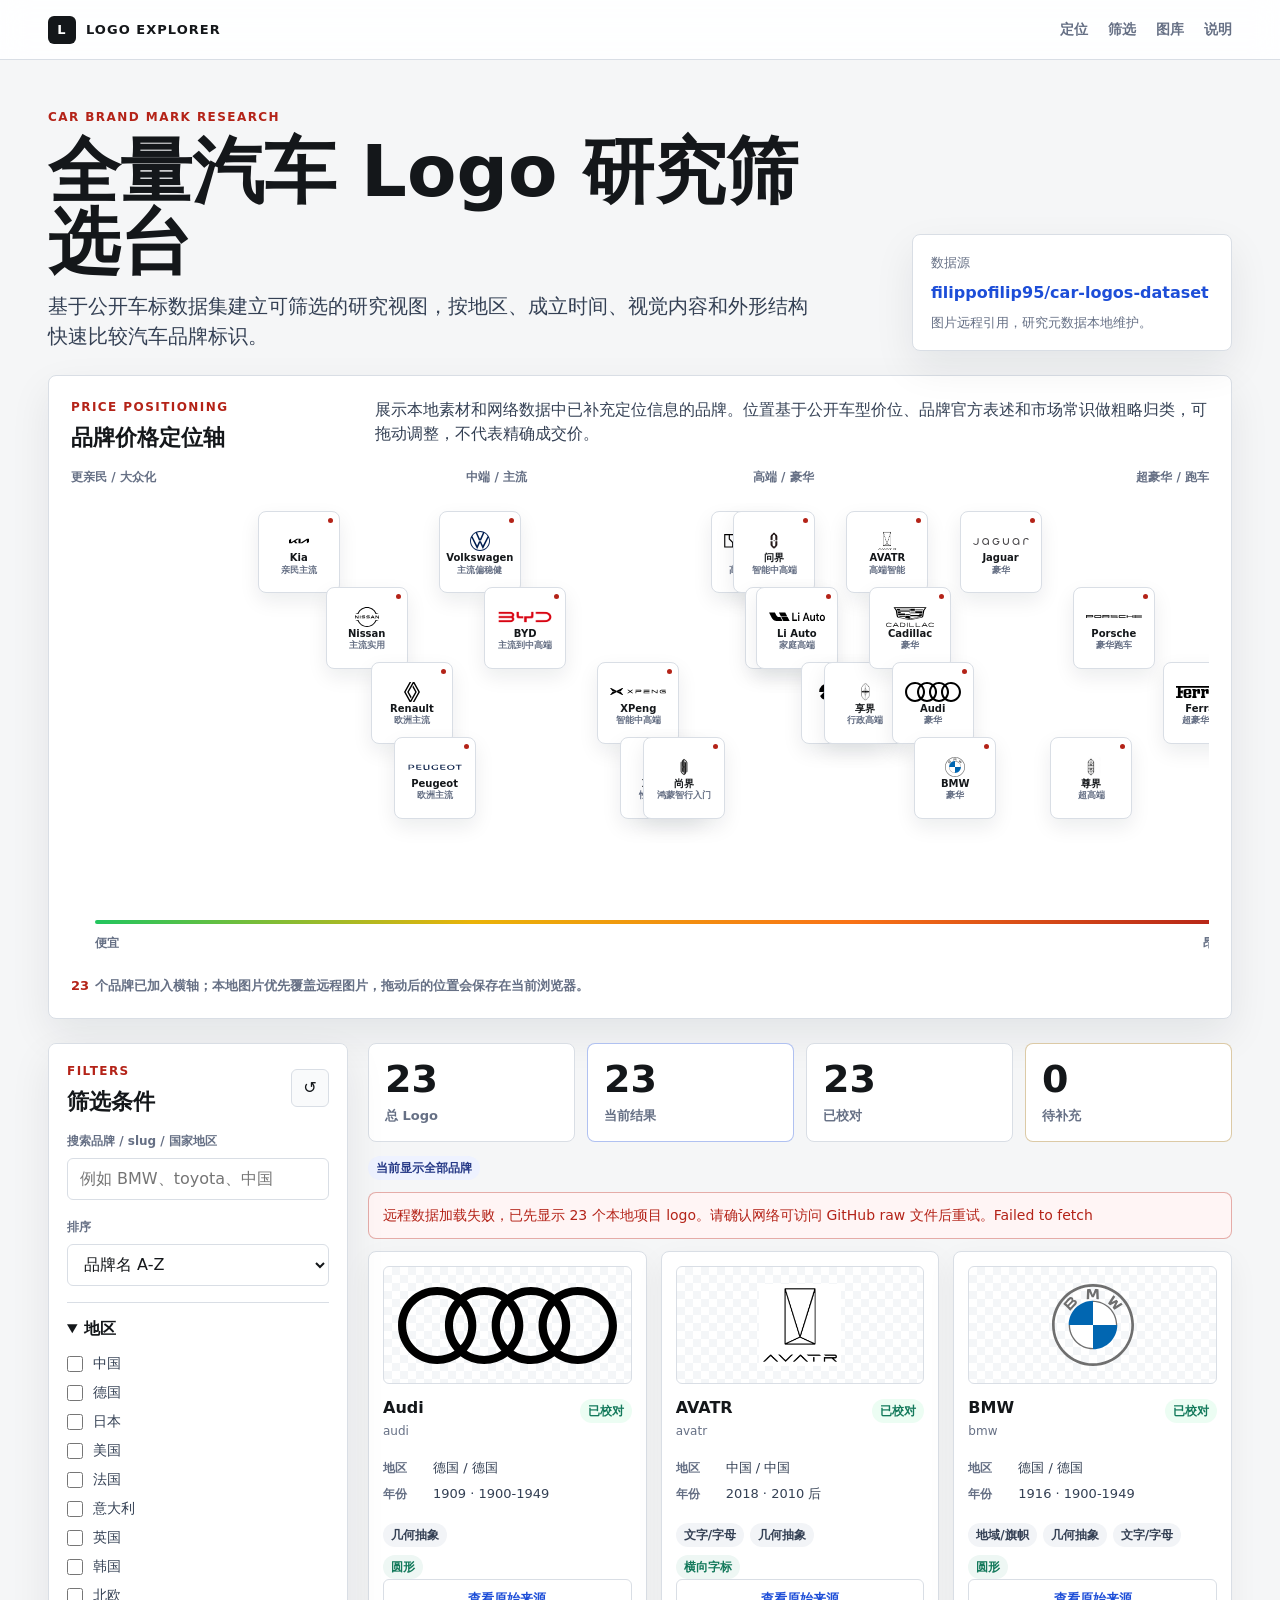
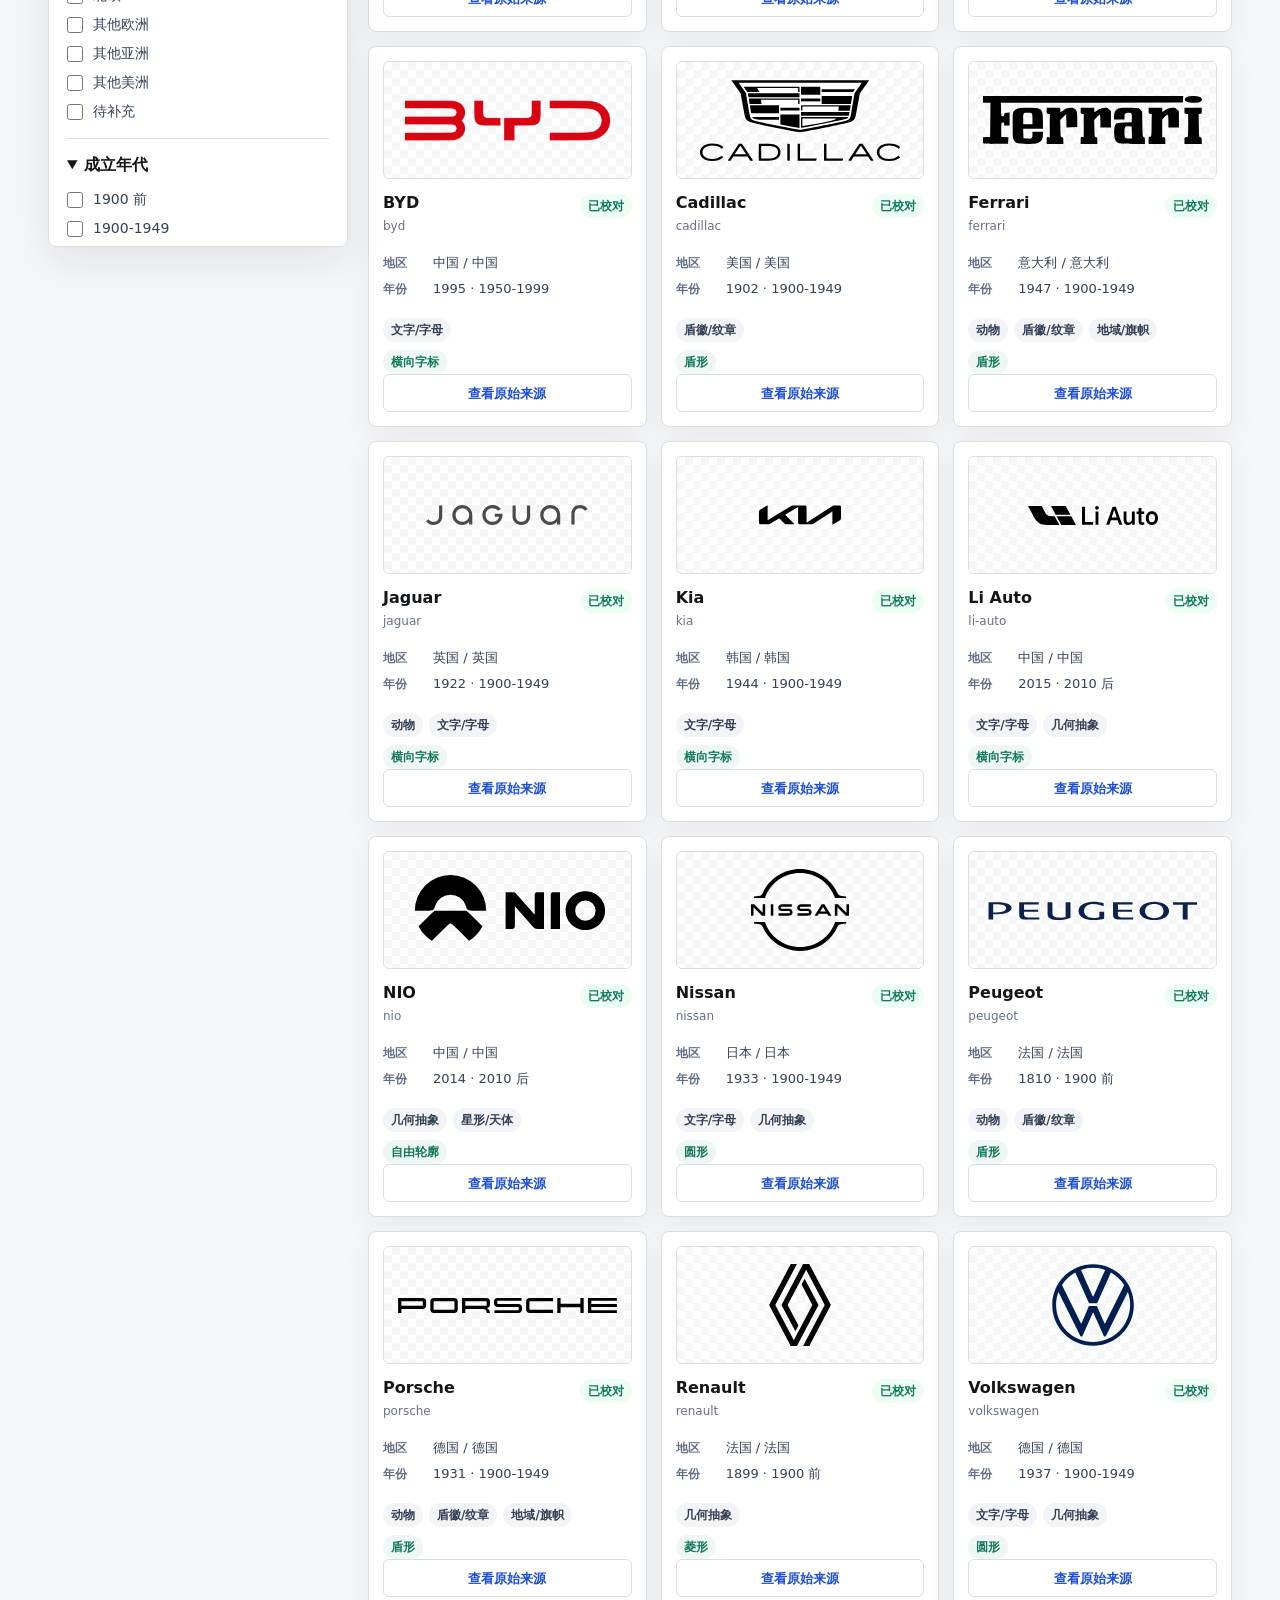
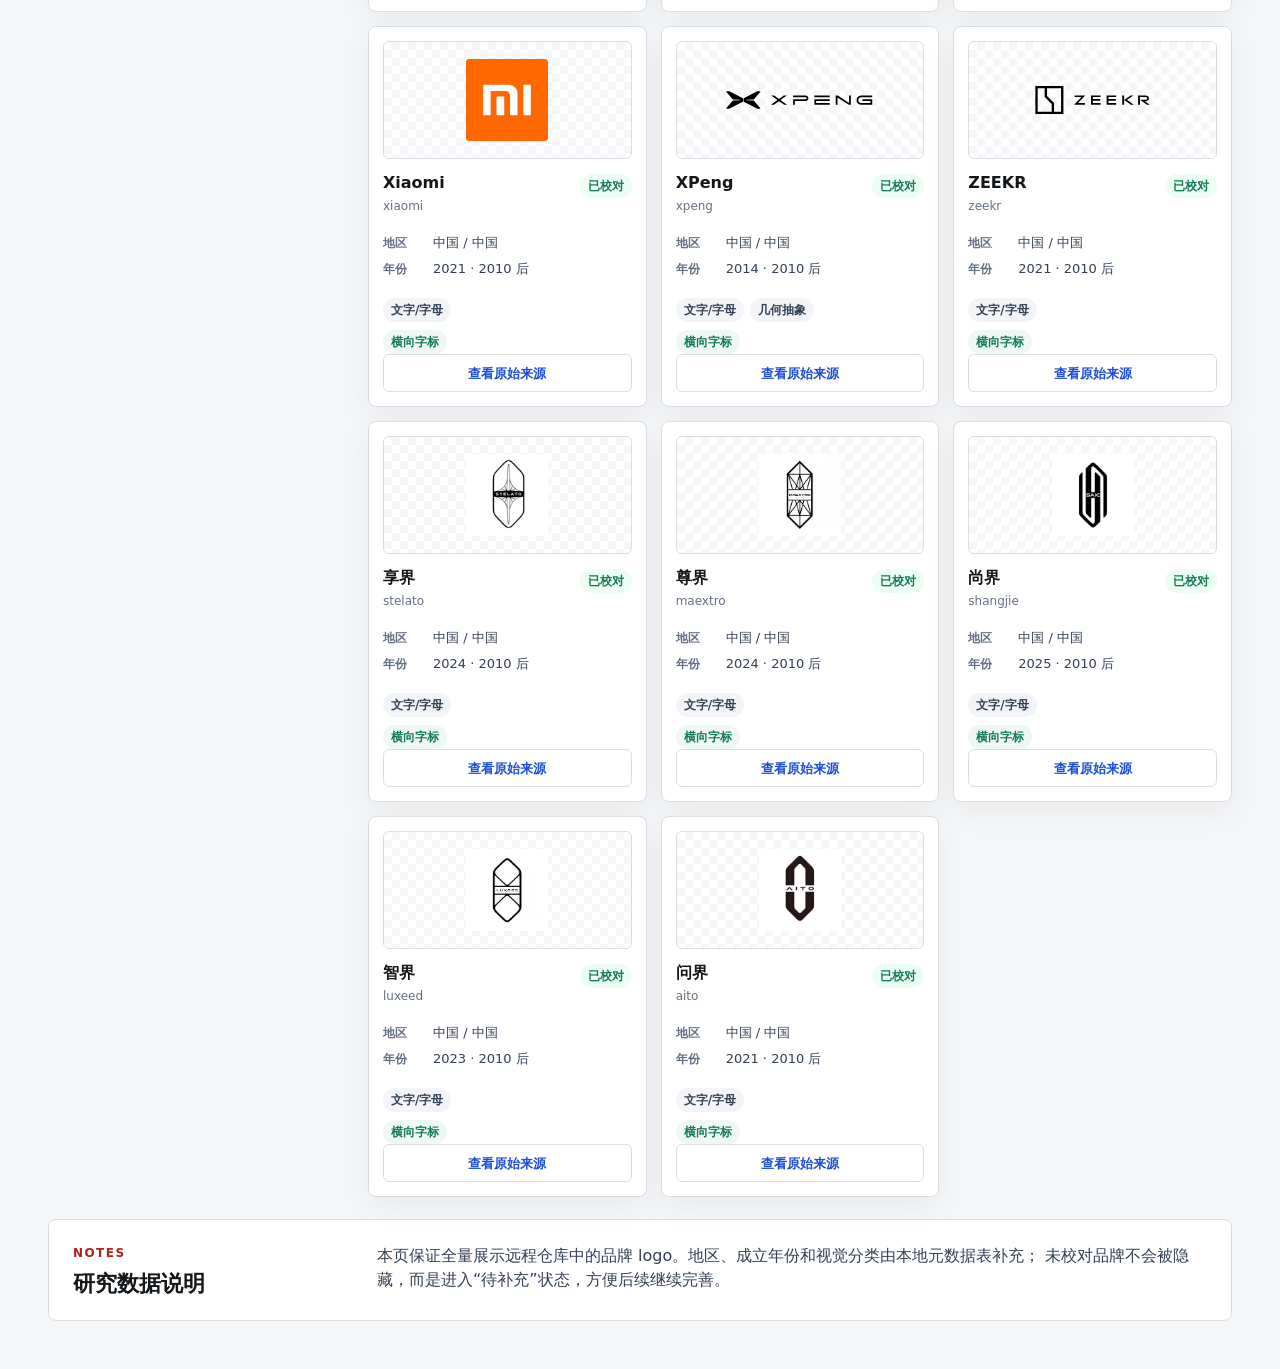
<file: docs/index.html>
<!doctype html>
<html lang="zh-CN">
  <head>
    <meta charset="utf-8" />
    <meta name="viewport" content="width=device-width, initial-scale=1" />
    <title>全量汽车 Logo 研究筛选台</title>
    <link rel="stylesheet" href="./styles.css" />
  </head>
  <body>
    <header class="topbar">
      <a class="brand" href="#top" aria-label="返回顶部">
        <span class="brand-symbol">L</span>
        <span>Logo Explorer</span>
      </a>
      <nav class="topnav" aria-label="页面导航">
        <a href="#positioning">定位</a>
        <a href="#filters">筛选</a>
        <a href="#grid">图库</a>
        <a href="#notes">说明</a>
      </nav>
    </header>

    <main id="top" class="page-shell">
      <section class="hero">
        <div>
          <p class="eyebrow">Car Brand Mark Research</p>
          <h1>全量汽车 Logo 研究筛选台</h1>
          <p class="lead">
            基于公开车标数据集建立可筛选的研究视图，按地区、成立时间、视觉内容和外形结构快速比较汽车品牌标识。
          </p>
        </div>
        <div class="source-panel" aria-label="数据来源">
          <p>数据源</p>
          <a href="https://github.com/filippofilip95/car-logos-dataset" target="_blank" rel="noreferrer">
            filippofilip95/car-logos-dataset
          </a>
          <span>图片远程引用，研究元数据本地维护。</span>
        </div>
      </section>

      <section id="positioning" class="position-section">
        <div class="position-heading">
          <div>
            <p class="eyebrow">Price Positioning</p>
            <h2>品牌价格定位轴</h2>
          </div>
          <p>
            展示本地素材和网络数据中已补充定位信息的品牌。位置基于公开车型价位、品牌官方表述和市场常识做粗略归类，可拖动调整，不代表精确成交价。
          </p>
        </div>
        <div class="axis-labels" aria-hidden="true">
          <span>更亲民 / 大众化</span>
          <span>中端 / 主流</span>
          <span>高端 / 豪华</span>
          <span>超豪华 / 跑车</span>
        </div>
        <div class="axis-scroll">
          <div id="positionAxis" class="position-axis" aria-label="品牌价格定位轴"></div>
        </div>
        <div class="axis-footnote">
          <span id="positionCount">-</span>
          <span>个品牌已加入横轴；本地图片优先覆盖远程图片，拖动后的位置会保存在当前浏览器。</span>
        </div>
      </section>

      <section class="workspace" aria-label="Logo 研究工作区">
        <aside id="filters" class="filters">
          <div class="filter-head">
            <div>
              <p class="eyebrow">Filters</p>
              <h2>筛选条件</h2>
            </div>
            <button id="resetBtn" class="icon-button" type="button" aria-label="重置筛选" title="重置筛选">↺</button>
          </div>

          <label class="search-field">
            <span>搜索品牌 / slug / 国家地区</span>
            <input id="searchInput" type="search" placeholder="例如 BMW、toyota、中国" autocomplete="off" />
          </label>

          <label class="select-field">
            <span>排序</span>
            <select id="sortSelect">
              <option value="nameAsc">品牌名 A-Z</option>
              <option value="yearAsc">成立年份 早到晚</option>
              <option value="yearDesc">成立年份 晚到早</option>
            </select>
          </label>

          <details open>
            <summary>地区</summary>
            <div id="regionFilters" class="check-grid"></div>
          </details>

          <details open>
            <summary>成立年代</summary>
            <div id="yearFilters" class="check-grid"></div>
          </details>

          <details>
            <summary>Logo 内容</summary>
            <div id="contentFilters" class="check-grid"></div>
          </details>

          <details>
            <summary>Logo 形状</summary>
            <div id="shapeFilters" class="check-grid"></div>
          </details>

          <details>
            <summary>数据状态</summary>
            <div id="confidenceFilters" class="check-grid"></div>
          </details>
        </aside>

        <section class="results" aria-live="polite">
          <div class="stats-bar">
            <div class="stat">
              <span id="totalCount">-</span>
              <p>总 Logo</p>
            </div>
            <div class="stat accent">
              <span id="visibleCount">-</span>
              <p>当前结果</p>
            </div>
            <div class="stat">
              <span id="verifiedCount">-</span>
              <p>已校对</p>
            </div>
            <div class="stat warn">
              <span id="todoCount">-</span>
              <p>待补充</p>
            </div>
          </div>

          <div id="activeFilters" class="active-filters" aria-label="当前筛选"></div>
          <div id="statusMessage" class="status-message">正在加载远程车标数据...</div>
          <div id="grid" class="logo-grid" aria-label="Logo 列表"></div>
          <div id="emptyState" class="empty-state" hidden>
            <h2>没有匹配结果</h2>
            <p>调整筛选条件，或重置后查看全部车标。</p>
            <button id="emptyResetBtn" class="primary-button" type="button">重置筛选</button>
          </div>
        </section>
      </section>

      <section id="notes" class="notes">
        <div>
          <p class="eyebrow">Notes</p>
          <h2>研究数据说明</h2>
        </div>
        <p>
          本页保证全量展示远程仓库中的品牌 logo。地区、成立年份和视觉分类由本地元数据表补充；
          未校对品牌不会被隐藏，而是进入“待补充”状态，方便后续继续完善。
        </p>
      </section>
    </main>

    <script src="./brand-metadata.js"></script>
    <script src="./app.js"></script>
  </body>
</html>
</file>
<file: docs/styles.css>
:root {
  --bg: #f5f6f7;
  --panel: #ffffff;
  --panel-soft: #f9fafb;
  --ink: #14171a;
  --muted: #667085;
  --line: #d9dee5;
  --line-strong: #b9c1cc;
  --accent: #b42318;
  --blue: #1d4ed8;
  --green: #13795b;
  --gold: #9a6700;
  --shadow: 0 16px 40px rgba(15, 23, 42, 0.08);
}

* {
  box-sizing: border-box;
}

html {
  scroll-behavior: smooth;
}

body {
  margin: 0;
  background: var(--bg);
  color: var(--ink);
  font-family:
    Inter, ui-sans-serif, system-ui, -apple-system, BlinkMacSystemFont, "Segoe UI",
    "PingFang SC", "Microsoft YaHei", sans-serif;
  line-height: 1.5;
}

a {
  color: inherit;
  text-decoration: none;
}

button,
input,
select {
  font: inherit;
}

.topbar {
  position: sticky;
  top: 0;
  z-index: 30;
  display: flex;
  align-items: center;
  justify-content: space-between;
  min-height: 60px;
  padding: 0 clamp(16px, 4vw, 48px);
  background: rgba(255, 255, 255, 0.9);
  border-bottom: 1px solid var(--line);
  backdrop-filter: blur(14px);
}

.brand,
.topnav {
  display: flex;
  align-items: center;
}

.brand {
  gap: 10px;
  font-size: 13px;
  font-weight: 850;
  letter-spacing: 0.08em;
  text-transform: uppercase;
}

.brand-symbol {
  display: grid;
  width: 28px;
  height: 28px;
  place-items: center;
  background: var(--ink);
  border-radius: 6px;
  color: #fff;
}

.topnav {
  gap: 20px;
  color: var(--muted);
  font-size: 14px;
  font-weight: 700;
}

.topnav a:hover {
  color: var(--ink);
}

.page-shell {
  padding: clamp(20px, 4vw, 48px);
}

.hero {
  display: grid;
  grid-template-columns: minmax(0, 1fr) 320px;
  gap: 28px;
  align-items: end;
  margin-bottom: 24px;
}

.eyebrow {
  margin: 0 0 10px;
  color: var(--accent);
  font-size: 12px;
  font-weight: 850;
  letter-spacing: 0.12em;
  text-transform: uppercase;
}

h1,
h2,
h3,
p {
  margin-top: 0;
}

h1 {
  max-width: 11em;
  margin-bottom: 14px;
  font-size: clamp(34px, 6vw, 72px);
  line-height: 0.98;
  letter-spacing: 0;
}

h2 {
  margin-bottom: 0;
  font-size: 22px;
  line-height: 1.1;
  letter-spacing: 0;
}

h3 {
  margin-bottom: 4px;
  font-size: 16px;
  line-height: 1.25;
}

.lead {
  max-width: 760px;
  margin-bottom: 0;
  color: #344054;
  font-size: clamp(16px, 2vw, 20px);
}

.source-panel {
  padding: 18px;
  background: var(--panel);
  border: 1px solid var(--line);
  border-radius: 8px;
  box-shadow: var(--shadow);
}

.source-panel p,
.source-panel span {
  display: block;
  margin: 0;
  color: var(--muted);
  font-size: 13px;
}

.source-panel a {
  display: block;
  margin: 8px 0;
  color: var(--blue);
  font-weight: 800;
  overflow-wrap: anywhere;
}

.position-section {
  margin-bottom: 24px;
  padding: 22px;
  background: var(--panel);
  border: 1px solid var(--line);
  border-radius: 8px;
  box-shadow: var(--shadow);
}

.position-heading {
  display: grid;
  grid-template-columns: 280px minmax(0, 1fr);
  gap: 24px;
  align-items: start;
  margin-bottom: 18px;
}

.position-heading p:last-child {
  margin: 0;
  color: #344054;
}

.axis-labels {
  display: grid;
  grid-template-columns: repeat(4, minmax(0, 1fr));
  gap: 8px;
  margin-bottom: 10px;
  color: var(--muted);
  font-size: 12px;
  font-weight: 850;
}

.axis-labels span:nth-child(2),
.axis-labels span:nth-child(3) {
  text-align: center;
}

.axis-labels span:last-child {
  text-align: right;
}

.axis-scroll {
  overflow-x: auto;
  padding: 6px 0 14px;
}

.position-axis {
  position: relative;
  min-width: 1180px;
  height: 460px;
}

.axis-line {
  position: absolute;
  right: 24px;
  bottom: 38px;
  left: 24px;
  height: 4px;
  background: linear-gradient(90deg, #22c55e, #eab308, #f97316, #b42318);
  border-radius: 999px;
}

.axis-line::before,
.axis-line::after {
  position: absolute;
  top: 14px;
  color: var(--muted);
  font-size: 12px;
  font-weight: 800;
}

.axis-line::before {
  left: 0;
  content: "便宜";
}

.axis-line::after {
  right: 0;
  content: "昂贵";
}

.position-item {
  position: absolute;
  top: calc(20px + (100% - 84px) * var(--y) / 100);
  left: calc(24px + (100% - 48px) * var(--score) / 100);
  width: 82px;
  cursor: grab;
  touch-action: none;
  transform: translate(-50%, -50%);
}

.position-item.dragging {
  z-index: 20;
  cursor: grabbing;
}

.position-card {
  position: relative;
  z-index: 1;
  display: grid;
  width: 82px;
  height: 82px;
  gap: 2px;
  align-content: center;
  justify-items: center;
  padding: 8px 6px 6px;
  background: #fff;
  border: 1px solid var(--line);
  border-radius: 8px;
  box-shadow: 0 8px 20px rgba(15, 23, 42, 0.08);
  text-align: center;
  user-select: none;
}

.position-dot {
  position: absolute;
  top: 6px;
  right: 6px;
  width: 5px;
  height: 5px;
  background: var(--accent);
  border-radius: 50%;
}

.position-item img {
  display: block;
  max-width: 56px;
  height: 20px;
  object-fit: contain;
}

.position-item strong {
  max-width: 100%;
  font-size: 10px;
  line-height: 1.05;
  overflow-wrap: anywhere;
}

.position-item span {
  color: var(--muted);
  font-size: 9px;
  font-weight: 800;
  line-height: 1.05;
}

.axis-footnote {
  display: flex;
  flex-wrap: wrap;
  gap: 6px;
  color: var(--muted);
  font-size: 13px;
  font-weight: 700;
}

.axis-footnote span:first-child {
  color: var(--accent);
  font-weight: 900;
}

.workspace {
  display: grid;
  grid-template-columns: 300px minmax(0, 1fr);
  gap: 20px;
  align-items: start;
}

.filters {
  position: sticky;
  top: 76px;
  max-height: calc(100vh - 96px);
  overflow: auto;
  padding: 18px;
  background: var(--panel);
  border: 1px solid var(--line);
  border-radius: 8px;
  box-shadow: var(--shadow);
}

.filter-head,
.stats-bar,
.card-main {
  display: flex;
  align-items: center;
  justify-content: space-between;
  gap: 12px;
}

.icon-button {
  display: grid;
  width: 38px;
  height: 38px;
  place-items: center;
  border: 1px solid var(--line);
  background: var(--panel-soft);
  border-radius: 6px;
  color: var(--ink);
  cursor: pointer;
}

.search-field,
.select-field {
  display: grid;
  gap: 8px;
  margin-top: 18px;
}

.search-field span,
.select-field span {
  color: var(--muted);
  font-size: 12px;
  font-weight: 800;
}

input,
select {
  width: 100%;
  min-height: 42px;
  padding: 0 12px;
  background: #fff;
  border: 1px solid var(--line);
  border-radius: 6px;
  color: var(--ink);
}

input:focus,
select:focus {
  border-color: var(--blue);
  outline: 3px solid rgba(29, 78, 216, 0.14);
}

details {
  margin-top: 16px;
  padding-top: 14px;
  border-top: 1px solid var(--line);
}

summary {
  cursor: pointer;
  font-weight: 850;
}

.check-grid {
  display: grid;
  gap: 8px;
  margin-top: 12px;
}

.check-option {
  display: grid;
  grid-template-columns: 18px minmax(0, 1fr);
  gap: 8px;
  align-items: start;
  color: #344054;
  font-size: 14px;
}

.check-option input {
  width: 16px;
  min-height: 16px;
  margin: 3px 0 0;
  accent-color: var(--accent);
}

.results {
  min-width: 0;
}

.stats-bar {
  display: grid;
  grid-template-columns: repeat(4, minmax(0, 1fr));
  gap: 12px;
  margin-bottom: 14px;
}

.stat {
  min-height: 86px;
  padding: 16px;
  background: var(--panel);
  border: 1px solid var(--line);
  border-radius: 8px;
}

.stat span {
  display: block;
  color: var(--ink);
  font-size: clamp(24px, 4vw, 38px);
  font-weight: 900;
  line-height: 1;
}

.stat p {
  margin: 8px 0 0;
  color: var(--muted);
  font-size: 13px;
  font-weight: 750;
}

.stat.accent {
  border-color: rgba(29, 78, 216, 0.35);
}

.stat.warn {
  border-color: rgba(154, 103, 0, 0.35);
}

.active-filters {
  display: flex;
  flex-wrap: wrap;
  gap: 8px;
  margin-bottom: 12px;
}

.active-filters span,
.tag-row span,
.status-pill {
  display: inline-flex;
  align-items: center;
  min-height: 24px;
  padding: 2px 8px;
  border-radius: 999px;
  font-size: 12px;
  font-weight: 800;
}

.active-filters span {
  background: #eef2ff;
  color: #273a87;
}

.status-message {
  margin-bottom: 12px;
  padding: 12px 14px;
  background: var(--panel);
  border: 1px solid var(--line);
  border-radius: 8px;
  color: var(--muted);
  font-size: 14px;
}

.status-message.error {
  border-color: rgba(180, 35, 24, 0.35);
  background: #fff5f5;
  color: var(--accent);
}

.logo-grid {
  display: grid;
  grid-template-columns: repeat(auto-fill, minmax(220px, 1fr));
  gap: 14px;
}

.logo-card {
  display: flex;
  min-height: 362px;
  flex-direction: column;
  padding: 14px;
  background: var(--panel);
  border: 1px solid var(--line);
  border-radius: 8px;
  box-shadow: 0 10px 30px rgba(15, 23, 42, 0.05);
}

.logo-image-wrap {
  display: flex;
  align-items: center;
  justify-content: center;
  height: 118px;
  margin-bottom: 14px;
  padding: 14px;
  background:
    linear-gradient(45deg, #f4f6f8 25%, transparent 25%),
    linear-gradient(-45deg, #f4f6f8 25%, transparent 25%),
    linear-gradient(45deg, transparent 75%, #f4f6f8 75%),
    linear-gradient(-45deg, transparent 75%, #f4f6f8 75%);
  background-color: #fff;
  background-position:
    0 0,
    0 8px,
    8px -8px,
    -8px 0;
  background-size: 16px 16px;
  border: 1px solid var(--line);
  border-radius: 6px;
}

.logo-image-wrap img {
  display: block;
  max-width: 100%;
  max-height: 82px;
  object-fit: contain;
}

.card-main {
  align-items: flex-start;
  min-height: 48px;
}

.card-main h3 {
  word-break: break-word;
}

.card-main p {
  margin: 0;
  color: var(--muted);
  font-size: 12px;
}

.status-pill {
  flex: 0 0 auto;
  margin-top: 1px;
}

.status-pill.verified {
  background: #ecfdf3;
  color: var(--green);
}

.status-pill.inferred {
  background: #eff6ff;
  color: var(--blue);
}

.status-pill.todo {
  background: #fff7e6;
  color: var(--gold);
}

.meta-list {
  display: grid;
  gap: 6px;
  margin: 12px 0;
}

.meta-list div {
  display: grid;
  grid-template-columns: 42px minmax(0, 1fr);
  gap: 8px;
  align-items: baseline;
}

.meta-list dt {
  color: var(--muted);
  font-size: 12px;
  font-weight: 800;
}

.meta-list dd {
  min-width: 0;
  margin: 0;
  color: #344054;
  font-size: 13px;
  overflow-wrap: anywhere;
}

.tag-row {
  display: flex;
  flex-wrap: wrap;
  gap: 6px;
  margin-top: 8px;
}

.tag-row span {
  background: #f2f4f7;
  color: #344054;
}

.tag-row.shape span {
  background: #eef7f4;
  color: var(--green);
}

.source-link {
  display: flex;
  align-items: center;
  justify-content: center;
  min-height: 38px;
  margin-top: auto;
  border: 1px solid var(--line);
  border-radius: 6px;
  color: var(--blue);
  font-size: 13px;
  font-weight: 850;
}

.source-link:hover {
  border-color: var(--blue);
}

.empty-state {
  padding: 56px 20px;
  background: var(--panel);
  border: 1px solid var(--line);
  border-radius: 8px;
  text-align: center;
}

.empty-state p {
  color: var(--muted);
}

.primary-button {
  min-height: 42px;
  padding: 0 18px;
  border: 0;
  background: var(--accent);
  border-radius: 6px;
  color: #fff;
  font-weight: 850;
  cursor: pointer;
}

.notes {
  display: grid;
  grid-template-columns: 280px minmax(0, 1fr);
  gap: 24px;
  margin-top: 22px;
  padding: 24px;
  background: var(--panel);
  border: 1px solid var(--line);
  border-radius: 8px;
}

.notes p:last-child {
  margin-bottom: 0;
  color: #344054;
}

@media (max-width: 1040px) {
  .hero,
  .position-heading,
  .workspace,
  .notes {
    grid-template-columns: 1fr;
  }

  .filters {
    position: static;
    max-height: none;
  }

  .stats-bar {
    grid-template-columns: repeat(2, minmax(0, 1fr));
  }
}

@media (max-width: 640px) {
  .topbar {
    align-items: flex-start;
    flex-direction: column;
    gap: 10px;
    padding: 12px 16px;
  }

  .topnav {
    width: 100%;
    justify-content: space-between;
  }

  .page-shell {
    padding: 18px 12px;
  }

  .source-panel,
  .filters,
  .stat,
  .logo-card,
  .notes {
    border-radius: 7px;
  }

  .stats-bar {
    grid-template-columns: 1fr 1fr;
    gap: 8px;
  }

  .position-section {
    padding: 16px 12px;
  }

  .axis-labels {
    min-width: 720px;
  }

  .position-axis {
    min-width: 980px;
  }

  .stat {
    min-height: 76px;
    padding: 12px;
  }

  .logo-grid {
    grid-template-columns: repeat(2, minmax(0, 1fr));
    gap: 10px;
  }

  .logo-card {
    min-height: 390px;
    padding: 10px;
  }

  .logo-image-wrap {
    height: 96px;
    padding: 10px;
  }

  .logo-image-wrap img {
    max-height: 64px;
  }

  .card-main {
    display: grid;
    gap: 8px;
  }

  .meta-list div {
    grid-template-columns: 1fr;
    gap: 1px;
  }
}

@media (max-width: 420px) {
  .logo-grid {
    grid-template-columns: 1fr;
  }
}
</file>
